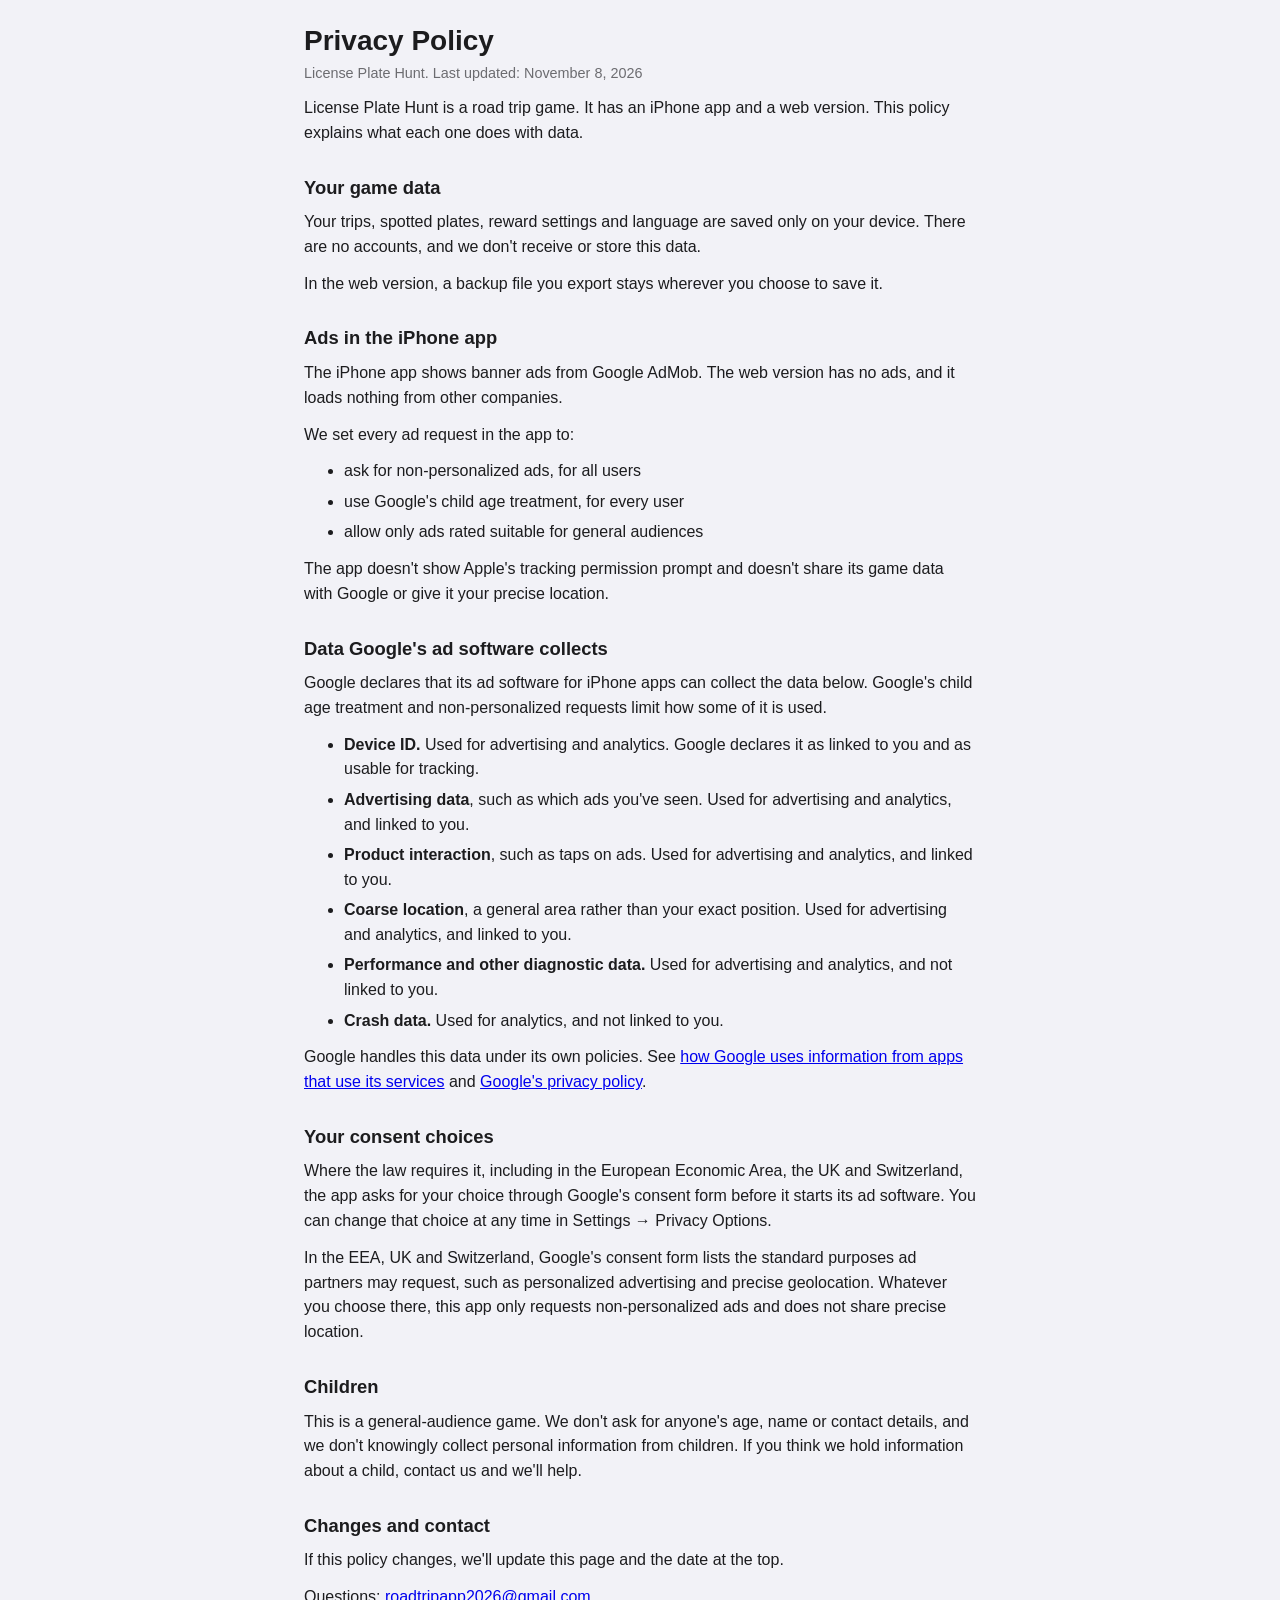
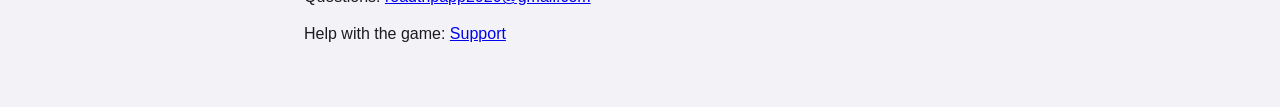
<file: privacy.html>
<!doctype html>
<html lang="en">
<head>
<meta charset="utf-8">
<meta name="viewport" content="width=device-width, initial-scale=1">
<meta name="color-scheme" content="light">
<meta name="referrer" content="no-referrer">
<title>Privacy Policy – License Plate Hunt</title>
<style>
  body { margin: 0 auto; max-width: 42rem; padding: 1.5rem 1.25rem 3rem; background: #F2F2F7; color: #1C1C1E; font: 1rem/1.55 -apple-system, BlinkMacSystemFont, "Segoe UI", Roboto, "PingFang SC", "Noto Sans CJK SC", sans-serif; }
  h1 { font-size: 1.75rem; line-height: 1.2; margin: 0 0 .25rem; }
  h2 { font-size: 1.15rem; margin: 1.75rem 0 .5rem; }
  p, ul { margin: 0 0 .75rem; }
  li { margin-bottom: .35rem; }
  .updated { color: #6C6C70; font-size: .9rem; }
</style>
</head>
<body>
<h1>Privacy Policy</h1>
<p class="updated">License Plate Hunt. Last updated: November 8, 2026</p>

<p>License Plate Hunt is a road trip game. It has an iPhone app and a web version. This policy explains what each one does with data.</p>

<h2>Your game data</h2>
<p>Your trips, spotted plates, reward settings and language are saved only on your device. There are no accounts, and we don't receive or store this data.</p>
<p>In the web version, a backup file you export stays wherever you choose to save it.</p>

<h2>Ads in the iPhone app</h2>
<p>The iPhone app shows banner ads from Google AdMob. The web version has no ads, and it loads nothing from other companies.</p>
<p>We set every ad request in the app to:</p>
<ul>
  <li>ask for non-personalized ads, for all users</li>
  <li>use Google's child age treatment, for every user</li>
  <li>allow only ads rated suitable for general audiences</li>
</ul>
<p>The app doesn't show Apple's tracking permission prompt and doesn't share its game data with Google or give it your precise location.</p>

<h2>Data Google's ad software collects</h2>
<p>Google declares that its ad software for iPhone apps can collect the data below. Google's child age treatment and non-personalized requests limit how some of it is used.</p>
<ul>
  <li><strong>Device ID.</strong> Used for advertising and analytics. Google declares it as linked to you and as usable for tracking.</li>
  <li><strong>Advertising data</strong>, such as which ads you've seen. Used for advertising and analytics, and linked to you.</li>
  <li><strong>Product interaction</strong>, such as taps on ads. Used for advertising and analytics, and linked to you.</li>
  <li><strong>Coarse location</strong>, a general area rather than your exact position. Used for advertising and analytics, and linked to you.</li>
  <li><strong>Performance and other diagnostic data.</strong> Used for advertising and analytics, and not linked to you.</li>
  <li><strong>Crash data.</strong> Used for analytics, and not linked to you.</li>
</ul>
<p>Google handles this data under its own policies. See <a href="https://policies.google.com/technologies/partner-sites">how Google uses information from apps that use its services</a> and <a href="https://policies.google.com/privacy">Google's privacy policy</a>.</p>

<h2>Your consent choices</h2>
<p>Where the law requires it, including in the European Economic Area, the UK and Switzerland, the app asks for your choice through Google's consent form before it starts its ad software. You can change that choice at any time in Settings → Privacy Options.</p>
<p>In the EEA, UK and Switzerland, Google's consent form lists the standard purposes ad partners may request, such as personalized advertising and precise geolocation. Whatever you choose there, this app only requests non-personalized ads and does not share precise location.</p>

<h2>Children</h2>
<p>This is a general-audience game. We don't ask for anyone's age, name or contact details, and we don't knowingly collect personal information from children. If you think we hold information about a child, contact us and we'll help.</p>

<h2>Changes and contact</h2>
<p>If this policy changes, we'll update this page and the date at the top.</p>
<p>Questions: <a href="mailto:roadtripapp2026@gmail.com">roadtripapp2026@gmail.com</a></p>
<p>Help with the game: <a href="support.html">Support</a></p>
</body>
</html>
</file>
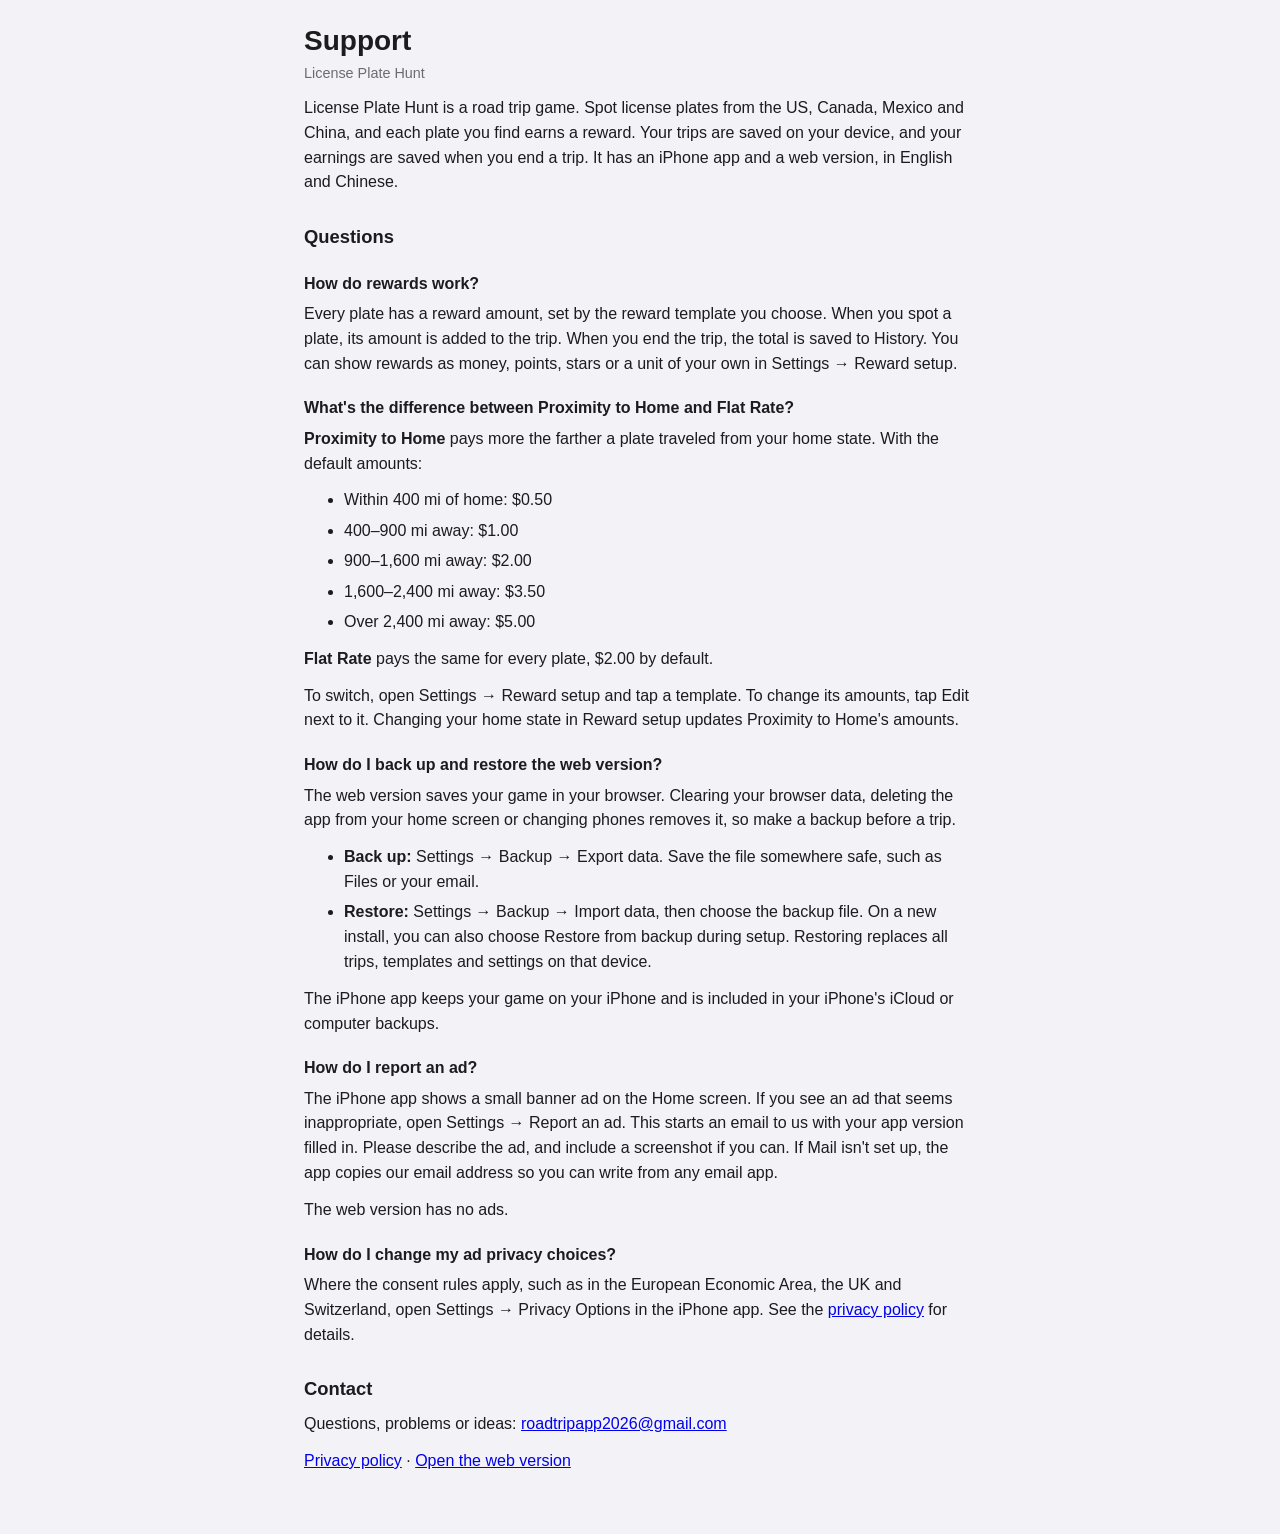
<file: support.html>
<!doctype html>
<html lang="en">
<head>
<meta charset="utf-8">
<meta name="viewport" content="width=device-width, initial-scale=1">
<meta name="color-scheme" content="light">
<meta name="referrer" content="no-referrer">
<title>Support – License Plate Hunt</title>
<style>
  body { margin: 0 auto; max-width: 42rem; padding: 1.5rem 1.25rem 3rem; background: #F2F2F7; color: #1C1C1E; font: 1rem/1.55 -apple-system, BlinkMacSystemFont, "Segoe UI", Roboto, "PingFang SC", "Noto Sans CJK SC", sans-serif; }
  h1 { font-size: 1.75rem; line-height: 1.2; margin: 0 0 .25rem; }
  h2 { font-size: 1.15rem; margin: 1.75rem 0 .5rem; }
  h3 { font-size: 1rem; margin: 1.25rem 0 .35rem; }
  p, ul { margin: 0 0 .75rem; }
  li { margin-bottom: .35rem; }
  .updated { color: #6C6C70; font-size: .9rem; }
</style>
</head>
<body>
<h1>Support</h1>
<p class="updated">License Plate Hunt</p>

<p>License Plate Hunt is a road trip game. Spot license plates from the US, Canada, Mexico and China, and each plate you find earns a reward. Your trips are saved on your device, and your earnings are saved when you end a trip. It has an iPhone app and a web version, in English and Chinese.</p>

<h2>Questions</h2>

<h3>How do rewards work?</h3>
<p>Every plate has a reward amount, set by the reward template you choose. When you spot a plate, its amount is added to the trip. When you end the trip, the total is saved to History. You can show rewards as money, points, stars or a unit of your own in Settings → Reward setup.</p>

<h3>What's the difference between Proximity to Home and Flat Rate?</h3>
<p><strong>Proximity to Home</strong> pays more the farther a plate traveled from your home state. With the default amounts:</p>
<ul>
  <li>Within 400 mi of home: $0.50</li>
  <li>400–900 mi away: $1.00</li>
  <li>900–1,600 mi away: $2.00</li>
  <li>1,600–2,400 mi away: $3.50</li>
  <li>Over 2,400 mi away: $5.00</li>
</ul>
<p><strong>Flat Rate</strong> pays the same for every plate, $2.00 by default.</p>
<p>To switch, open Settings → Reward setup and tap a template. To change its amounts, tap Edit next to it. Changing your home state in Reward setup updates Proximity to Home's amounts.</p>

<h3>How do I back up and restore the web version?</h3>
<p>The web version saves your game in your browser. Clearing your browser data, deleting the app from your home screen or changing phones removes it, so make a backup before a trip.</p>
<ul>
  <li><strong>Back up:</strong> Settings → Backup → Export data. Save the file somewhere safe, such as Files or your email.</li>
  <li><strong>Restore:</strong> Settings → Backup → Import data, then choose the backup file. On a new install, you can also choose Restore from backup during setup. Restoring replaces all trips, templates and settings on that device.</li>
</ul>
<p>The iPhone app keeps your game on your iPhone and is included in your iPhone's iCloud or computer backups.</p>

<h3>How do I report an ad?</h3>
<p>The iPhone app shows a small banner ad on the Home screen. If you see an ad that seems inappropriate, open Settings → Report an ad. This starts an email to us with your app version filled in. Please describe the ad, and include a screenshot if you can. If Mail isn't set up, the app copies our email address so you can write from any email app.</p>
<p>The web version has no ads.</p>

<h3>How do I change my ad privacy choices?</h3>
<p>Where the consent rules apply, such as in the European Economic Area, the UK and Switzerland, open Settings → Privacy Options in the iPhone app. See the <a href="privacy.html">privacy policy</a> for details.</p>

<h2>Contact</h2>
<p>Questions, problems or ideas: <a href="mailto:roadtripapp2026@gmail.com">roadtripapp2026@gmail.com</a></p>
<p><a href="privacy.html">Privacy policy</a> · <a href="./">Open the web version</a></p>
</body>
</html>
</file>
